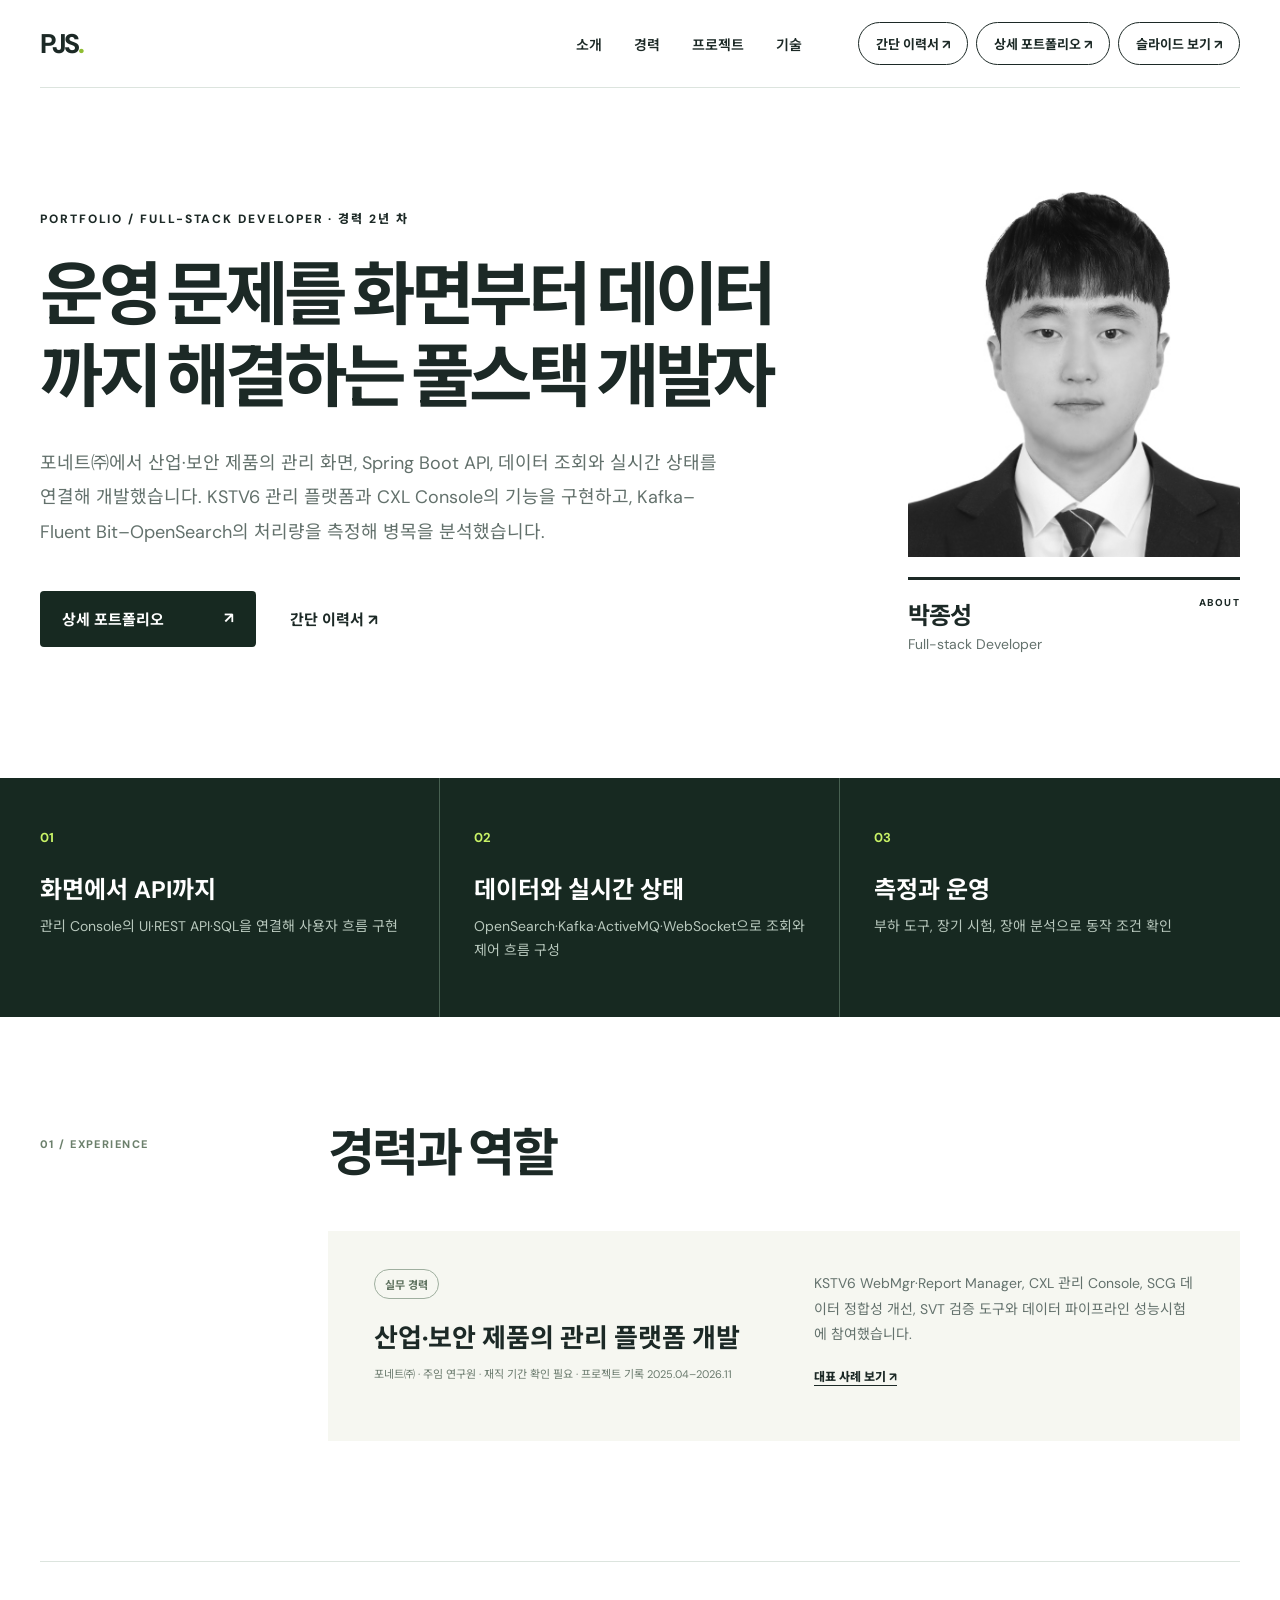
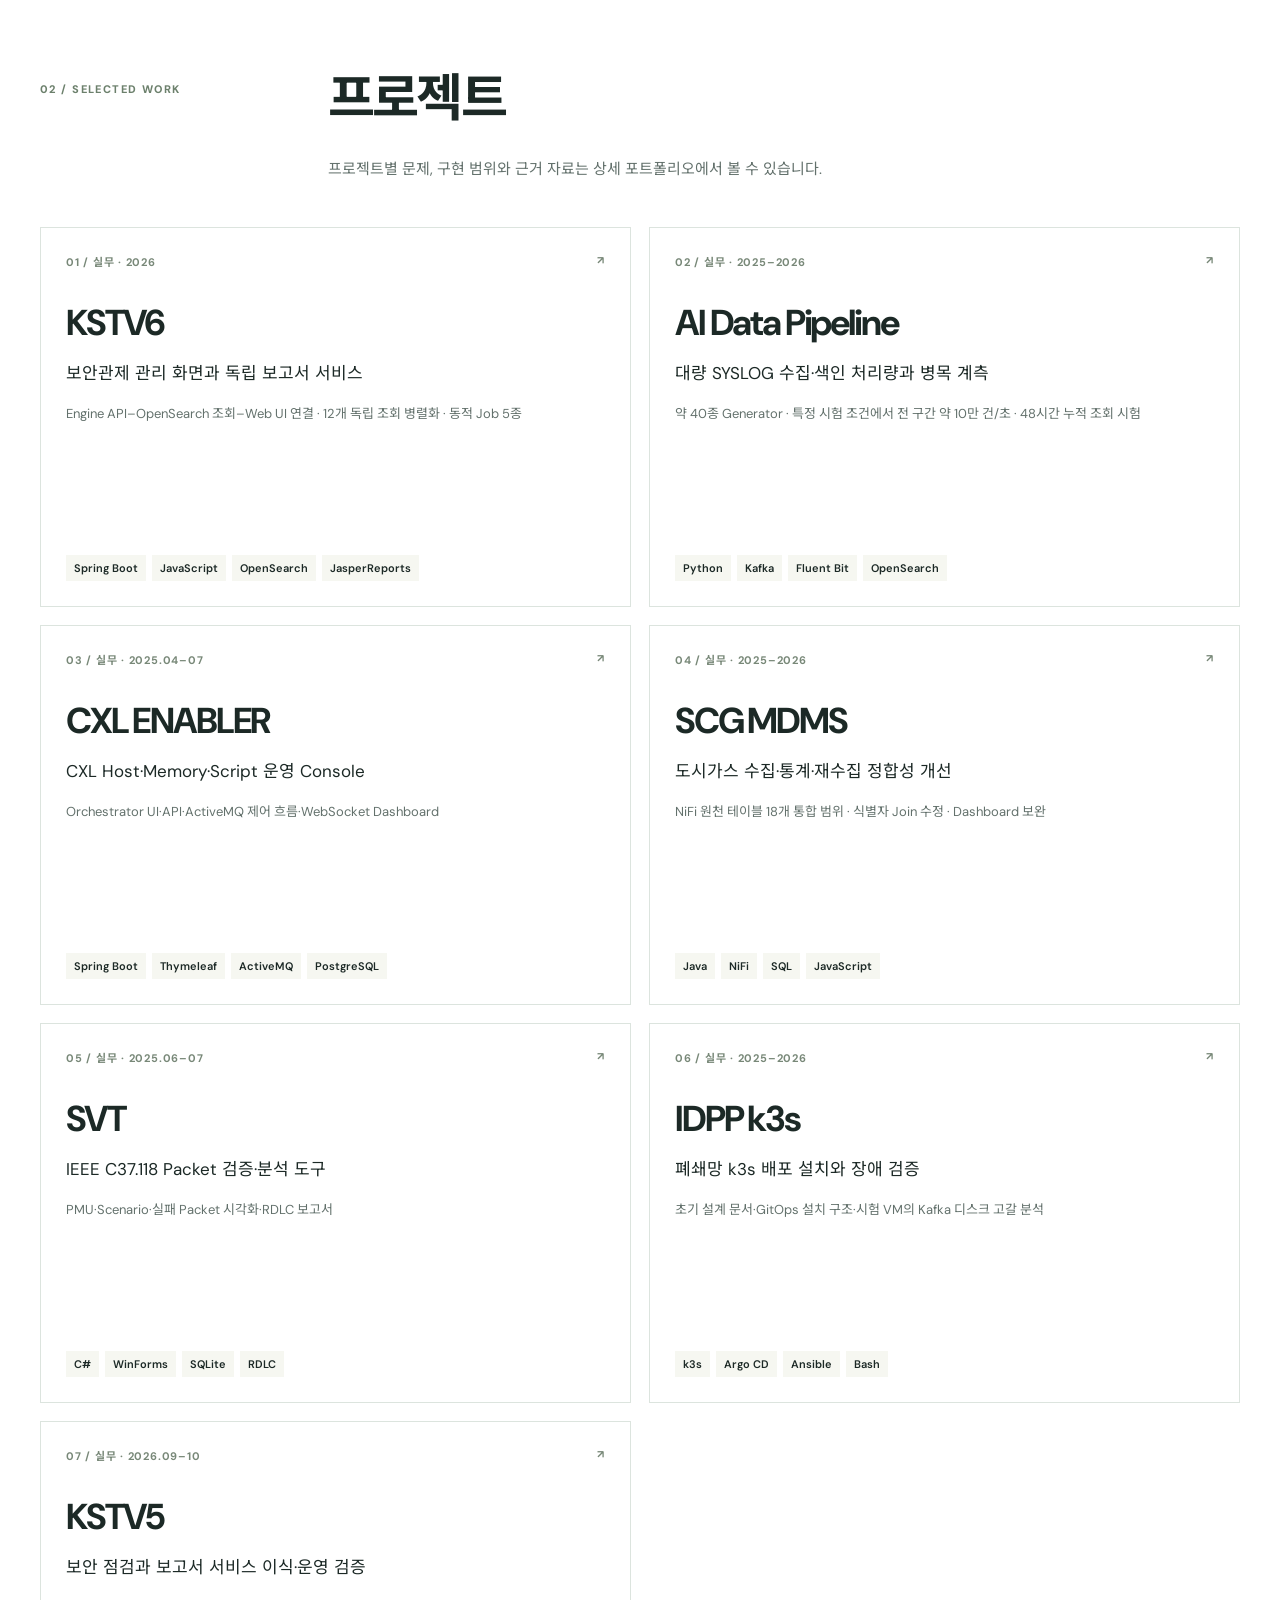
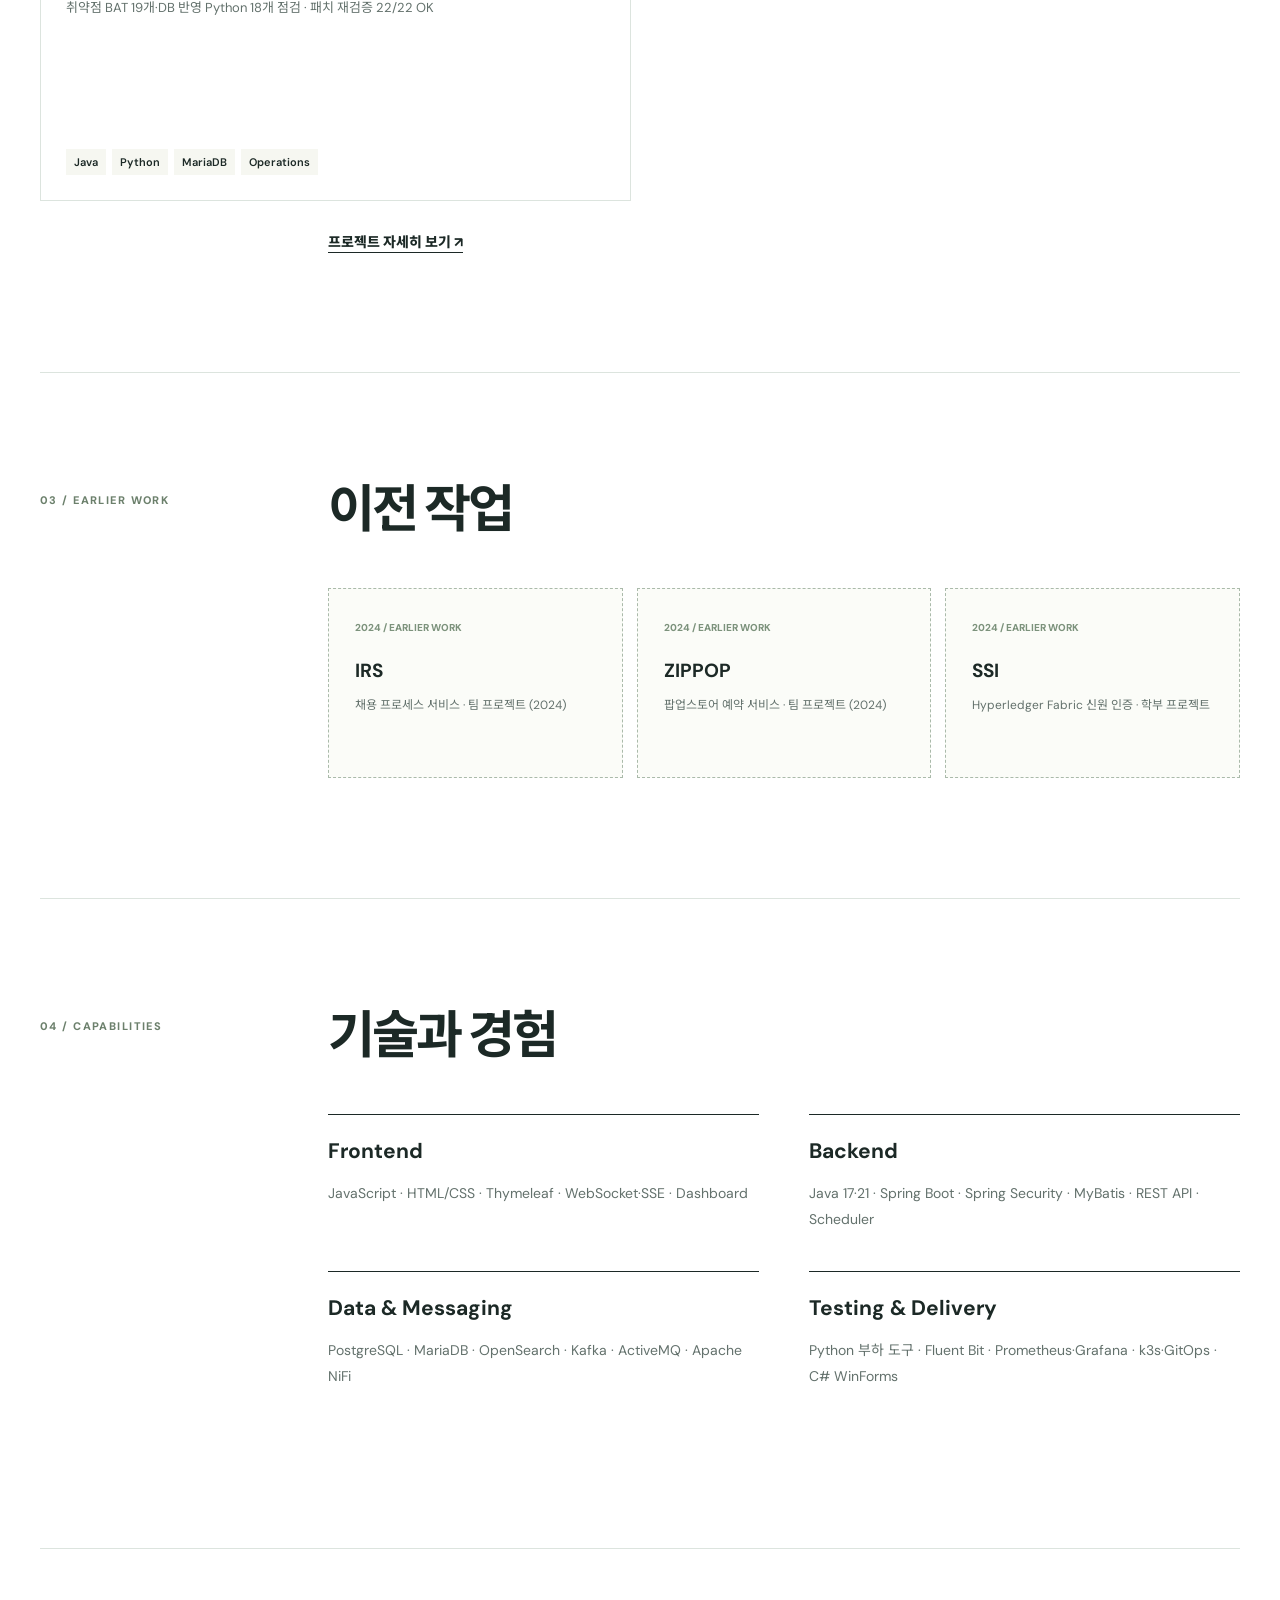
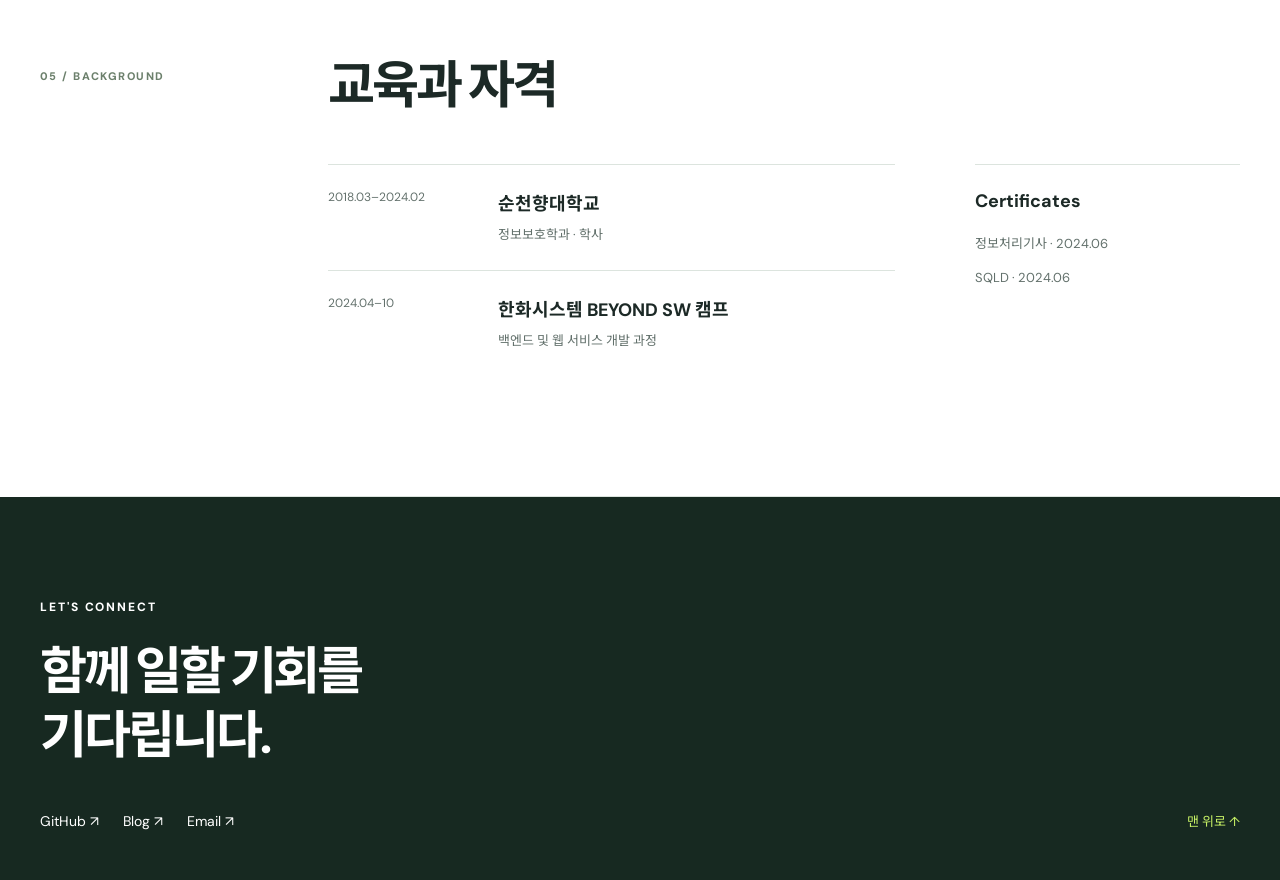
<file: carrer/index.html>
<!doctype html>
<html lang="ko">
<head>
  <meta charset="utf-8">
  <meta name="viewport" content="width=device-width, initial-scale=1.0">
  <meta name="description" content="박종성 풀스택 개발자 이력서와 포트폴리오">
  <title>박종성 · 이력서와 포트폴리오</title>
  <link rel="stylesheet" href="./static/css/style.css">
  <link rel="stylesheet" href="./static/css/portfolio.css">
  <script src="./static/lib/jquery.min.js" defer></script>
  <script src="./static/js/content.js" defer></script>
  <script src="./static/js/router.js" defer></script>
</head>
<body>
  <main class="wrap" aria-live="polite">화면을 불러오는 중입니다.</main>
  <template id="route-error"><main class="wrap" role="alert"><p></p><a href="./index.html">홈으로 돌아가기</a></main></template>
  <noscript>포트폴리오를 보려면 JavaScript를 켜 주세요.</noscript>
</body>
</html>
</file>
<file: carrer/static/css/style.css>
@import url('https://fonts.googleapis.com/css2?family=DM+Sans:wght@400;500;600;700&family=Noto+Sans+KR:wght@400;500;600;700;800&display=swap');
:root{--ink:#1c2926;--muted:#63716c;--line:#dce4de;--accent:#c8f266;--cream:#f6f7f1;--dark:#172921;--serif:Georgia,serif}
*{box-sizing:border-box}html{scroll-behavior:smooth}body{margin:0;background:#fff;color:var(--ink);font-family:'DM Sans','Noto Sans KR',sans-serif}a{color:inherit;text-decoration:none}button{font:inherit}.wrap{width:min(1260px,calc(100% - 80px));margin:auto}
.site-header{height:88px;display:flex;align-items:center;gap:56px;border-bottom:1px solid var(--line)}.brand{font-size:27px;font-weight:800;letter-spacing:-.08em}.brand-dot{color:#8fbd32}.site-header nav{display:flex;gap:32px;margin-left:auto;font-size:14px;font-weight:600}.site-header nav a:hover,.footer-links a:hover{color:#729c22}.view-actions{display:flex;gap:8px}.mode-link{border:1px solid var(--ink);padding:11px 17px;border-radius:100px;font-size:13px;font-weight:700;white-space:nowrap}.mode-link:hover{background:var(--accent)}
.hero{min-height:690px;display:grid;grid-template-columns:minmax(0,1.7fr) minmax(290px,.72fr);gap:7%;align-items:center;padding-top:68px;padding-bottom:90px}.eyebrow{font-size:12px;font-weight:800;letter-spacing:.16em}.hero h1{font-size:clamp(52px,5.4vw,82px);line-height:1.18;letter-spacing:-.075em;max-width:850px;margin:28px 0}.lead{font-size:18px;line-height:1.9;color:var(--muted);max-width:690px;word-break:keep-all}.hero-actions{display:flex;align-items:center;gap:34px;margin-top:42px;font-size:15px;font-weight:700}.primary-action{background:var(--dark);color:#fff;padding:17px 22px;border-radius:4px;display:flex;gap:60px}.primary-action:hover{background:#315242}.hero-aside{align-self:stretch;display:flex;flex-direction:column;justify-content:center}.hero-aside img{width:100%;height:365px;object-fit:cover;object-position:center 22%;filter:grayscale(100%)}.hero-aside>div{border-top:3px solid var(--ink);padding-top:16px;margin-top:20px;display:grid;grid-template-columns:1fr auto;gap:4px;font-size:14px}.hero-aside strong{font-size:24px;grid-column:1;letter-spacing:-.04em}.hero-aside>div>span:last-child{color:var(--muted);grid-column:1}.aside-label{grid-column:2!important;grid-row:1/3;font-size:10px!important;font-weight:800;letter-spacing:.14em}
.focus-band{background:var(--dark);color:#fff}.focus-grid{display:grid;grid-template-columns:repeat(3,1fr)}.focus-grid>div{padding:48px 34px 54px;border-right:1px solid #476051}.focus-grid>div:first-child{padding-left:0}.focus-grid>div:last-child{border-right:0}.focus-grid span{color:var(--accent);font-size:13px;font-weight:700}.focus-grid h3{font-size:24px;margin:23px 0 10px}.focus-grid p{color:#b8c8bd;margin:0;line-height:1.7;font-size:14px;word-break:keep-all}
.content-section{padding:120px 0;border-bottom:1px solid var(--line)}.section-heading{display:grid;grid-template-columns:24% 1fr;align-items:start;margin-bottom:48px}.section-heading span{font-size:11px;font-weight:800;letter-spacing:.13em;color:#6c806c}.section-heading h2{font-size:clamp(36px,4vw,58px);line-height:1.15;letter-spacing:-.055em;margin:-12px 0 0}.section-intro{margin:-20px 0 44px 24%;color:var(--muted);font-size:15px;line-height:1.7}.career-placeholder{margin-left:24%;min-height:210px;background:var(--cream);padding:38px 46px;display:flex;align-items:center;justify-content:space-between;gap:40px}.status{display:inline-block;border:1px solid #9faf9f;border-radius:40px;padding:6px 10px;font-size:11px;font-weight:700;color:#5d715e}.career-placeholder h3{font-size:26px;margin:18px 0 0}.career-placeholder p{max-width:300px;color:var(--muted);line-height:1.8;font-size:14px}
.project-grid{display:grid;grid-template-columns:repeat(3,minmax(0,1fr));gap:18px}.project-card{min-height:455px;border:1px solid var(--line);padding:25px;display:flex;flex-direction:column}.project-card:hover{border-color:#91ab70}.project-top{display:flex;justify-content:space-between;color:#788878;font-size:11px;font-weight:700;letter-spacing:.07em}.project-top span:last-child{font-size:21px;color:var(--ink)}.project-card h3{font-size:42px;letter-spacing:-.06em;margin:52px 0 14px}.project-summary{font-size:17px;line-height:1.6;word-break:keep-all;margin:0 0 16px}.project-contribution{color:var(--muted);line-height:1.65;font-size:13px;word-break:keep-all;margin:0 0 20px}.tags{display:flex;flex-wrap:wrap;gap:6px;margin-top:auto}.tags span{background:var(--cream);padding:6px 8px;font-size:11px;font-weight:600}.project-links{display:flex;gap:16px;margin-top:24px;font-size:12px;font-weight:700;text-decoration:underline;text-underline-offset:3px}
.unfinished-grid{margin-left:24%;display:grid;grid-template-columns:repeat(3,1fr);gap:14px}.unfinished-grid article{padding:26px;border:1px dashed #aabaaa;background:#fbfcf8;min-height:190px}.unfinished-grid span{font-size:10px;color:#7c927c;font-weight:800}.unfinished-grid h3{font-size:19px;margin:22px 0 12px}.unfinished-grid p{font-size:12px;line-height:1.7;color:var(--muted);word-break:keep-all}
.skill-grid{margin-left:24%;display:grid;grid-template-columns:1fr 1fr;gap:0 50px}.skill-grid>div{border-top:1px solid var(--ink);padding:22px 0 38px}.skill-grid h3{font-size:21px;margin:0 0 15px}.skill-grid p{color:var(--muted);line-height:1.9;font-size:14px;margin:0}.background-grid{margin-left:24%;display:grid;grid-template-columns:1.5fr .7fr;gap:80px}.timeline-item{display:grid;grid-template-columns:145px 1fr;gap:25px;border-top:1px solid var(--line);padding:24px 0}.timeline-item time{color:var(--muted);font-size:12px}.timeline-item h3,.certificates h3{font-size:18px;margin:0 0 8px}.timeline-item p,.certificates p{color:var(--muted);font-size:13px;line-height:1.7;margin:0}.certificates{border-top:1px solid var(--line);padding-top:24px}.certificates p{padding-top:12px}
.site-footer{background:var(--dark);color:#fff;padding:90px 0 50px}.site-footer>.wrap{display:flex;justify-content:space-between;align-items:end}.site-footer h2{font-size:clamp(38px,4vw,62px);line-height:1.25;letter-spacing:-.06em;margin:25px 0 44px}.footer-links{display:flex;gap:24px;font-size:14px}.site-footer>.wrap>a{font-size:13px;color:var(--accent)}
.resume-mode{background:#e8ece8}.resume-toolbar{height:58px;background:var(--dark);color:#fff;position:sticky;top:0;z-index:10;display:flex;align-items:center;justify-content:space-between;padding:0 22px;font-size:12px}.resume-toolbar button{background:var(--accent);border:0;padding:9px 14px;font-weight:800;cursor:pointer}.resume-sheet{width:min(900px,calc(100% - 30px));min-height:1272px;margin:38px auto 70px;background:#fff;padding:68px 72px;box-shadow:0 10px 35px #1d2d241c}.resume-header{display:flex;justify-content:space-between;gap:30px;border-bottom:3px solid var(--ink);padding-bottom:27px}.resume-overline{font-size:11px;color:#688258;font-weight:800;letter-spacing:.12em}.resume-header h1{font-size:46px;margin:9px 0 7px;letter-spacing:-.07em}.resume-header p:last-child{font-size:17px;font-weight:600;letter-spacing:-.03em;margin:0}.resume-contact{display:flex;flex-direction:column;justify-content:end;align-items:end;gap:7px;font-size:11px;color:var(--muted)}.resume-contact a:hover{text-decoration:underline}.resume-section{display:grid;grid-template-columns:145px 1fr;gap:28px;border-bottom:1px solid #d9dfda;padding:27px 0}.resume-section:last-child{border-bottom:0}.resume-section h2{font-size:13px;text-transform:uppercase;letter-spacing:.08em;margin:4px 0;color:#2d4736}.resume-profile{font-size:14px;line-height:1.8;word-break:keep-all;margin:0}.resume-main{min-width:0}.resume-role{display:flex;justify-content:space-between;gap:16px}.resume-role strong{font-size:16px}.resume-role span{font-size:11px;color:var(--muted)}.resume-note{font-size:12px;background:#f7f9f4;color:var(--muted);line-height:1.7;padding:12px 15px;margin:14px 0 0}.resume-project{display:grid;grid-template-columns:150px 1fr;gap:20px;padding:0 0 21px;margin-bottom:21px;border-bottom:1px solid var(--line)}.resume-project:last-child{border:0;margin:0;padding:0}.resume-project span{font-size:10px;color:#7b8b7a}.resume-project h3{font-size:19px;margin:6px 0}.resume-project p{font-size:13px;line-height:1.7;margin:0 0 6px;word-break:keep-all}.resume-project small{display:block;font-size:11px;color:var(--muted);line-height:1.6;word-break:keep-all}.resume-skill-list>div{display:grid;grid-template-columns:95px 1fr;gap:20px;margin-bottom:11px;font-size:12px;line-height:1.6}.resume-skill-list>div:last-child{margin:0}.resume-skill-list strong{font-size:12px}.resume-skill-list span{color:var(--muted)}.resume-background{display:grid;grid-template-columns:145px 1fr;gap:16px;margin-bottom:14px}.resume-background:last-child{margin:0}.resume-background time{font-size:11px;color:var(--muted)}.resume-background div{display:flex;flex-direction:column;gap:3px}.resume-background strong{font-size:12px}.resume-background span{font-size:11px;color:var(--muted)}.resume-cert{display:flex;gap:24px;font-size:12px;font-weight:600}
.slides-mode{background:#dce2dc}.slides-toolbar{height:58px;background:var(--dark);color:#fff;position:sticky;top:0;z-index:10;display:flex;align-items:center;justify-content:space-between;padding:0 22px;font-size:12px}.slides-toolbar button{background:var(--accent);border:0;padding:9px 14px;font-weight:800;cursor:pointer}.slides-wrap{max-width:1180px;margin:40px auto;display:grid;gap:28px}.slide{position:relative;aspect-ratio:16/9;background:#fff;box-shadow:0 10px 35px #1d2d241c;overflow:hidden;padding:4% 5.3%;display:flex;flex-direction:column}.slide-head,.slide-foot{display:flex;justify-content:space-between;font-size:10px;font-weight:800;letter-spacing:.1em}.slide-head{border-bottom:1px solid var(--ink);padding-bottom:12px}.slide-foot{border-top:1px solid var(--line);padding-top:12px;margin-top:auto;color:#87988b}.slide-body{padding:5% 0;flex:1;min-height:0}.slide-body>.eyebrow{color:#779a45;font-size:12px}.slide h2{font-size:clamp(34px,4vw,66px);letter-spacing:-.06em;line-height:1.13;margin:18px 0 30px}.slide h2 em{color:#6b8969;font-style:normal;font-size:.6em}.cover-slide{background:var(--dark);color:#fff}.cover-slide .slide-body{display:flex;flex-direction:column;justify-content:center}.cover-slide h2{font-size:clamp(60px,7vw,104px)}.cover-slide .slide-foot,.cover-slide .slide-head{border-color:#4a6252;color:#c8d6ca}.slide-big-copy{font-size:clamp(19px,2.1vw,31px);line-height:1.5;letter-spacing:-.04em;max-width:85%}.slide-links{display:flex;gap:24px;margin-top:40px;font-size:13px;text-decoration:underline;text-underline-offset:4px}.slide-two-col{display:grid;grid-template-columns:1.5fr .45fr;gap:10%;align-items:start}.slide-summary{font-size:clamp(18px,2.2vw,29px);line-height:1.55;letter-spacing:-.035em;word-break:keep-all;margin:0}.slide-portrait{width:100%;height:245px;object-fit:cover;object-position:center 20%;filter:grayscale(100%)}.slide-focus{display:grid;grid-template-columns:repeat(3,1fr);gap:20px;margin-top:40px}.slide-focus>div{border-top:2px solid var(--ink);padding-top:14px}.slide-focus span{font-size:12px;color:#749548}.slide-focus strong{display:block;font-size:18px;margin:8px 0}.slide-focus p{font-size:12px;color:var(--muted);line-height:1.6}.slide-empty{border:2px dashed #b8c8b8;background:#f9fbf6;min-height:260px;display:flex;flex-direction:column;align-items:center;justify-content:center;text-align:center;padding:35px}.slide-empty strong{font-size:26px}.slide-empty p{font-size:16px;line-height:1.7;max-width:650px;color:var(--muted)}.slide-skill-grid,.slide-background{display:grid;grid-template-columns:1fr 1fr;gap:24px 50px}.slide-skill-grid>div,.slide-background>div{border-top:2px solid var(--ink);padding-top:16px}.slide-skill-grid h3,.slide-background h3{font-size:24px;margin:0 0 12px}.slide-skill-grid p,.slide-background p{color:var(--muted);font-size:17px;line-height:1.8}.slide-project{display:grid;grid-template-columns:1.15fr .85fr;gap:50px}.slide-project>div:nth-child(2){border-top:2px solid var(--ink);padding-top:16px}.slide-project>div:nth-child(2) p{font-size:17px;line-height:1.7;color:var(--muted)}.slide-kicker{font-size:12px;font-weight:800;color:#759449}.slide-tags{grid-column:1/-1;display:flex;flex-wrap:wrap;gap:10px;align-self:end}.slide-tags span{background:var(--cream);padding:7px 12px;font-size:12px;font-weight:700}.slide-background time{color:#799079;font-size:13px}.end-slide .slide-body{display:flex;flex-direction:column;justify-content:center}
@media(max-width:900px){.wrap{width:min(100% - 36px,1260px)}.site-header{height:70px;gap:15px}.site-header nav{display:none}.view-actions{margin-left:auto}.mode-link{padding:9px;font-size:11px}.hero{grid-template-columns:1fr;min-height:auto;padding:80px 0}.hero-aside{max-width:260px}.hero-aside img{height:280px}.focus-grid{grid-template-columns:1fr}.focus-grid>div,.focus-grid>div:first-child{padding:25px 0;border-right:0;border-bottom:1px solid #476051}.content-section{padding:75px 0}.section-heading{display:block}.section-heading h2{margin:14px 0}.section-intro,.career-placeholder,.skill-grid,.background-grid,.unfinished-grid{margin-left:0}.career-placeholder{display:block}.project-grid,.unfinished-grid{grid-template-columns:1fr}.project-card{min-height:360px}.project-card h3{margin-top:30px}.background-grid{grid-template-columns:1fr;gap:30px}.slides-wrap{margin:12px;gap:12px}.slides-toolbar span,.resume-toolbar span{display:none}.slide{padding:4%}.slide-focus{margin-top:8px}.slide-portrait{height:150px}.slide-project>div:nth-child(2) p{font-size:12px}.slide-skill-grid p,.slide-background p{font-size:12px}.resume-sheet{padding:45px 35px}}
@media(max-width:600px){.hero h1{font-size:48px}.lead{font-size:15px}.hero-actions{gap:18px}.primary-action{gap:12px}.section-heading h2{font-size:38px}.skill-grid{grid-template-columns:1fr}.timeline-item{grid-template-columns:1fr;gap:7px}.site-footer>.wrap{display:block}.site-footer>.wrap>a{display:block;margin-top:60px}.resume-sheet{padding:25px 20px}.resume-header{display:block}.resume-contact{align-items:start;margin-top:20px}.resume-section{display:block}.resume-section h2{margin-bottom:18px}.resume-project{grid-template-columns:1fr;gap:8px}.resume-role{display:block}.resume-role span{display:block;margin-top:6px}.resume-background{grid-template-columns:1fr;gap:5px}.slide h2{font-size:28px;margin:9px 0 12px}.slide-head,.slide-foot{font-size:6px}.slide-body>.eyebrow{font-size:7px}.slide-summary{font-size:11px}.slide-big-copy{font-size:14px}.slide-links{font-size:7px;margin-top:12px}.slide-focus{gap:5px}.slide-focus strong{font-size:9px;margin:3px 0}.slide-focus p{font-size:6px}.slide-focus span{font-size:7px}.slide-portrait{height:75px}.slide-empty{min-height:100px}.slide-empty strong{font-size:13px}.slide-empty p{font-size:8px}.slide-skill-grid,.slide-background{gap:5px}.slide-skill-grid h3,.slide-background h3{font-size:12px}.slide-skill-grid p,.slide-background p{font-size:8px}.slide-project{gap:8px}.slide-project>div:nth-child(2) p{font-size:7px}.slide-tags span{font-size:6px;padding:2px 4px}}
@page{size:A4;margin:0}@page slidePage{size:16in 9in;margin:0}
@media print{body.slides-mode{background:#fff;-webkit-print-color-adjust:exact;print-color-adjust:exact}.slides-toolbar{display:none}.slides-wrap{display:block;max-width:none;margin:0}.slide{page:slidePage;width:16in;height:9in;aspect-ratio:auto;box-shadow:none;break-after:page;page-break-after:always}.slide:last-child{break-after:auto;page-break-after:auto}.slide h2{font-size:60px}.slide-summary{font-size:28px}.slide-big-copy{font-size:28px}}
@media print{body.resume-mode{background:#fff}.resume-toolbar{display:none}.resume-sheet{width:100%;min-height:0;margin:0;padding:15mm 17mm;box-shadow:none}.resume-section{break-inside:avoid}}
.resume-contact,.resume-role span,.resume-project small,.resume-background time,.resume-background span{font-size:12px}.resume-project p,.resume-note,.resume-skill-list>div,.resume-cert{font-size:13px}
.more-work{display:inline-block;margin:30px 0 0 24%;font-size:14px;font-weight:800;text-decoration:underline;text-underline-offset:5px}.case-slide-intro{display:grid;grid-template-columns:1fr 1fr;gap:35px;height:62%;align-items:start}.case-slide-intro img{height:100%;max-width:100%;object-fit:contain;background:#eef2ec;padding:8px}.case-slide .slide-tags{margin-top:10px}.slide-case-grid{display:grid;grid-template-columns:1fr 1fr;gap:18px 42px}.slide-case-grid>div{border-top:2px solid #26372d;padding-top:10px}.slide-case-grid small{font-size:11px;font-weight:800;color:#789a54}.slide-case-grid p{font-size:15px;line-height:1.65;word-break:keep-all;color:#4e5e53;margin:12px 0 0}.case-detail-slide h2{font-size:clamp(30px,3.4vw,48px);margin-bottom:20px}
@media(max-width:900px){.more-work{margin-left:0}.case-slide-intro{gap:10px}.slide-case-grid{gap:8px 16px}.slide-case-grid p{font-size:10px}}
@media(max-width:600px){.view-actions .mode-link:last-child{display:none}.slide-case-grid p{font-size:6px;margin:3px 0 0}.slide-case-grid small{font-size:6px}.slide-case-grid>div{padding-top:3px}.case-detail-slide h2{font-size:23px}.case-slide-intro{height:55%}.case-slide .slide-tags{margin-top:4px}}
.career-filled{align-items:flex-start}.career-filled small{display:block;color:#6a7a6d;font-size:11px;margin-top:10px}.career-filled>div:last-child{max-width:380px}.career-filled>div:last-child p{max-width:none;margin:2px 0 18px}.career-filled>div:last-child a{font-size:12px;font-weight:800;text-decoration:underline;text-underline-offset:4px}.resume-experience-title{font-size:13px;font-weight:800;margin:13px 0 6px}.resume-bullets{margin:0;padding-left:17px}.resume-bullets li{font-size:12px;line-height:1.6;margin:5px 0}.project-grid{grid-template-columns:repeat(2,minmax(0,1fr))}.project-card{min-height:380px}.project-card h3{font-size:36px;margin-top:30px}.slide-career{display:grid;grid-template-columns:.8fr 1fr;gap:25px 50px}.slide-career>span{font-size:13px;color:#779451;font-weight:800}.slide-career h3{grid-column:1;grid-row:2;font-size:27px;margin:0}.slide-career p{grid-column:1;line-height:1.7;font-size:17px;word-break:keep-all}.slide-career ul{grid-column:2;grid-row:1/4;padding-left:18px;margin:0}.slide-career li{font-size:16px;line-height:1.6;margin:0 0 17px;word-break:keep-all}.slide-system{height:100%;background:#edf3e9;padding:20px;display:flex;flex-direction:column;align-items:center;justify-content:center;gap:8px;text-align:center}.slide-system strong{font-size:17px}.slide-system span{font-size:11px;color:#678661}.slide-system b{font-size:10px;color:#557a4b;padding:8px}.slide-system strong:first-child{border:2px solid #385a39;background:#fff;padding:13px;width:100%}.slide-system strong:nth-of-type(2){border:1px solid #9db29c;background:#fff;padding:13px;width:100%}.slide-deep-grid{display:grid;grid-template-columns:repeat(3,1fr);gap:20px}.slide-deep-grid>div{border-top:2px solid #213928;padding-top:13px}.slide-deep-grid small{color:#789451;font-weight:800;font-size:11px}.slide-deep-grid h3{font-size:20px;margin:11px 0}.slide-deep-grid p{font-size:12px;line-height:1.65;color:#607066;word-break:keep-all}.slide-deep-grid strong{display:block;font-size:13px;line-height:1.55;word-break:keep-all}
@media(max-width:900px){.career-filled{display:block}.career-filled>div:last-child{max-width:none;margin-top:20px}.project-grid{grid-template-columns:1fr}.slide-career li{font-size:11px}.slide-deep-grid p{font-size:9px}.slide-deep-grid strong{font-size:10px}}
@media(max-width:600px){.slide-career{gap:5px}.slide-career>span{font-size:7px}.slide-career h3{font-size:12px}.slide-career p{font-size:7px}.slide-career li{font-size:6px;margin-bottom:3px}.slide-deep-grid{gap:5px}.slide-deep-grid small{font-size:6px}.slide-deep-grid h3{font-size:9px;margin:3px 0}.slide-deep-grid p{font-size:6px}.slide-deep-grid strong{font-size:6px}.slide-system{padding:4px}.slide-system strong{font-size:8px}.slide-system span,.slide-system b{font-size:6px}.slide-system strong:first-child,.slide-system strong:nth-of-type(2){padding:4px}}
</file>
<file: carrer/static/css/portfolio.css>
/* Portfolio detail view */
.detail-mode{background:#fff;color:#161d1b}.detail-shell{width:min(1280px,calc(100% - 80px));margin:auto}.detail-header{height:76px;position:sticky;top:0;z-index:20;background:#ffffffeb;backdrop-filter:blur(12px);border-bottom:1px solid #d7ddda}.detail-header>.detail-shell{height:100%;display:flex;align-items:center;gap:60px}.detail-brand{font-size:25px;font-weight:800;letter-spacing:-.08em}.detail-brand span{color:#779a45}.detail-header nav{display:flex;gap:27px;margin-left:auto;font-size:13px;font-weight:700}.detail-header a:hover{color:#668f32}.detail-switch{display:flex;gap:10px;font-size:12px;font-weight:700}.detail-switch a{border:1px solid #151d19;border-radius:30px;padding:9px 13px;white-space:nowrap}.detail-switch a:hover{background:#e7f4d3}
.detail-cover{min-height:780px;display:flex;flex-direction:column}.detail-cover-top,.detail-cover-bottom{display:flex;justify-content:space-between;font-size:11px;font-weight:800;letter-spacing:.1em}.detail-cover-top{padding:26px 0;border-bottom:2px solid #1a211e}.detail-cover-bottom{border-top:1px solid #b9c2bc;padding:20px 0;margin-top:auto}.detail-cover-bottom a{text-decoration:underline;text-underline-offset:5px}.detail-cover-main{display:grid;grid-template-columns:1.7fr .55fr;gap:9%;align-items:center;flex:1;padding:65px 0}.detail-kicker{font-size:12px!important;font-weight:800;letter-spacing:.14em;color:#70895e}.detail-cover h1{font-size:clamp(56px,5.8vw,88px);line-height:1.23;letter-spacing:-.075em;margin:28px 0 36px;word-break:keep-all}.detail-cover h1 em{font-style:normal;color:#6e8b70}.detail-cover-main>div:first-child>p:last-child{font-size:19px;line-height:1.8;max-width:720px;color:#57615b;word-break:keep-all}.detail-cover-photo img{width:100%;height:350px;object-fit:cover;object-position:center 20%;filter:grayscale(100%)}.detail-cover-photo span{display:block;border-top:2px solid #1d2821;padding-top:12px;margin-top:15px;text-align:right;font-size:10px;font-weight:800;letter-spacing:.13em}
.detail-section-title{display:grid;grid-template-columns:25% 1fr;gap:20px;margin-bottom:56px}.detail-section-title span{font-size:11px;font-weight:800;letter-spacing:.12em;color:#6d846a}.detail-section-title h2{font-size:clamp(38px,4.2vw,62px);line-height:1.15;letter-spacing:-.06em;margin:-12px 0 0}.detail-intro{padding:130px 0 145px}.detail-intro-content{margin-left:25%}.detail-claim{font-size:clamp(31px,3.1vw,46px)!important;letter-spacing:-.055em;line-height:1.5!important;color:#1b2820!important;margin:0 0 30px!important;word-break:keep-all}.detail-claim strong{box-shadow:inset 0 -15px #dff3bd}.detail-intro-content>p:nth-child(2){font-size:16px;line-height:1.9;color:#637069;max-width:780px;word-break:keep-all}.detail-focus-list{display:grid;grid-template-columns:repeat(3,1fr);gap:25px;margin-top:65px}.detail-focus-list>div{border-top:2px solid #243128;padding-top:16px}.detail-focus-list span{display:block;color:#6f9850;font-size:12px;font-weight:800}.detail-focus-list strong{display:block;font-size:21px;margin:16px 0 8px}.detail-focus-list p{font-size:13px;line-height:1.7;color:#68746a;word-break:keep-all}
.detail-experience{background:#172921;color:#fff;padding:125px 0 140px}.detail-experience .detail-section-title span{color:#b5d18e}.experience-layout{margin-left:25%;display:grid;grid-template-columns:.85fr 1fr;gap:11%}.experience-lead{font-size:30px!important;line-height:1.5!important;color:#fff!important;letter-spacing:-.045em;margin-top:0;word-break:keep-all}.experience-layout>div:first-child>p:last-child{font-size:15px;line-height:1.85;color:#bed0c2;word-break:keep-all}.experience-slots>div{display:grid;grid-template-columns:40px 1fr;gap:4px 10px;border-top:1px solid #607265;padding:21px 0}.experience-slots span{grid-row:1/3;color:#c4e690;font-size:12px;font-weight:800}.experience-slots strong{font-size:17px}.experience-slots p{color:#b8caba;font-size:13px;margin:2px 0;line-height:1.6}
.detail-work{padding:130px 0}.work-intro{margin:-20px 0 46px 25%;max-width:760px;font-size:16px;line-height:1.8;color:#657169;word-break:keep-all}.work-index{margin-left:25%;border-top:2px solid #253126;margin-bottom:130px}.work-index a{display:grid;grid-template-columns:45px 130px 1fr 25px;gap:15px;align-items:center;border-bottom:1px solid #d7dfd8;padding:24px 0}.work-index a:hover{background:#f7faf4}.work-index span{font-size:11px;font-weight:800;color:#729751}.work-index strong{font-size:21px}.work-index small{font-size:13px;line-height:1.5;color:#647268}.work-index b{font-size:23px;font-weight:400}
.case-study{scroll-margin-top:90px;margin-bottom:150px;border-top:4px solid #172921}.case-study:last-child{margin-bottom:0}.case-header{display:flex;justify-content:space-between;align-items:end;gap:30px;padding:35px 0 45px}.case-count{font-size:12px;font-weight:800;letter-spacing:.08em;color:#78944f}.case-count span{color:#7c8980;font-weight:500;margin-left:12px}.case-header h2{font-size:clamp(62px,7vw,108px);letter-spacing:-.095em;line-height:1;margin:22px 0 17px}.case-one-line{font-size:22px;line-height:1.55;letter-spacing:-.04em;max-width:750px;margin:0;word-break:keep-all}.case-meta{display:grid;grid-template-columns:70px 1fr;gap:8px 18px;min-width:235px;padding-bottom:10px}.case-meta span{font-size:10px;color:#7e8c81;letter-spacing:.1em;font-weight:800}.case-meta strong{font-size:13px}.case-visual{height:490px;background:#e9efeb;position:relative;overflow:hidden;display:flex;justify-content:center;align-items:center}.case-visual img{display:block}.screen-visual img{height:100%;max-width:75%;object-fit:contain;object-position:center top;box-shadow:0 20px 50px #263a2c23}.logo-visual img{max-width:350px;max-height:320px;object-fit:contain}.case-visual span{position:absolute;bottom:20px;right:22px;background:#fff;padding:8px 11px;font-size:10px;font-weight:800;letter-spacing:.1em}.case-narrative{margin:70px 0 55px 25%}.case-narrative section{display:grid;grid-template-columns:235px 1fr;gap:45px;border-top:1px solid #cbd5cd;padding:32px 0}.case-label{display:grid;grid-template-columns:35px 1fr;gap:2px 12px;align-content:start}.case-label span{color:#779554;font-size:12px;font-weight:800;grid-row:1/3}.case-label h3{margin:0;font-size:19px}.case-label small{font-size:10px;color:#819184;letter-spacing:.09em;font-weight:700}.case-narrative section>p{margin:0;font-size:16px;line-height:1.85;color:#48564d;word-break:keep-all}.case-footer{background:#f5f7f3;padding:28px 35px;display:grid;grid-template-columns:1.5fr 1fr auto;gap:25px}.case-footer span{font-size:10px;font-weight:800;letter-spacing:.1em;color:#70866d}.case-footer p{font-size:12px;line-height:1.8;margin:9px 0 0}.case-links{align-self:center;font-size:13px;font-weight:800;text-decoration:underline;text-underline-offset:4px}
.detail-appendix{padding:125px 0;background:#f3f6f0}.appendix-grid{margin-left:25%;display:grid;grid-template-columns:.8fr 1fr;gap:12%}.appendix-lead{font-size:25px;line-height:1.55;letter-spacing:-.04em;word-break:keep-all;margin:0 0 28px}.appendix-grid>div:first-child>a{font-size:13px;font-weight:800;text-decoration:underline;text-underline-offset:4px}.appendix-list>div{display:grid;grid-template-columns:35px 1fr;gap:2px 10px;border-top:1px solid #aebdaf;padding:15px 0}.appendix-list span{grid-row:1/3;color:#7a9c54;font-size:12px;font-weight:800}.appendix-list strong{font-size:16px}.appendix-list small{font-size:11px;color:#78867a}.detail-contact{padding:120px 0 140px}.detail-contact>span{font-size:12px;color:#779653;letter-spacing:.12em;font-weight:800}.detail-contact h2{font-size:clamp(65px,7vw,105px);line-height:1.18;letter-spacing:-.075em;margin:25px 0}.detail-contact p{font-size:19px}.detail-contact>div{display:flex;gap:28px;margin-top:40px;font-size:15px;font-weight:800}.detail-contact>div a{text-decoration:underline;text-underline-offset:5px}.detail-bottom{background:#172921;color:#fff;padding:24px 0}.detail-bottom .detail-shell{display:flex;justify-content:space-between;font-size:11px}
@media(max-width:950px){.detail-shell{width:calc(100% - 36px)}.detail-header>.detail-shell{gap:16px}.detail-header nav{display:none}.detail-switch{margin-left:auto}.detail-cover{min-height:680px}.detail-cover-main{grid-template-columns:1fr .4fr;gap:6%}.detail-cover h1{font-size:58px}.detail-cover-photo img{height:250px}.detail-intro,.detail-work{padding:85px 0}.detail-experience,.detail-appendix{padding:85px 0}.detail-section-title{display:block}.detail-section-title h2{margin:14px 0}.detail-intro-content,.experience-layout,.work-intro,.work-index,.case-narrative,.appendix-grid{margin-left:0}.case-narrative section{grid-template-columns:180px 1fr;gap:25px}.case-visual{height:390px}}
@media(max-width:650px){.detail-switch{gap:5px}.detail-switch a{padding:7px;font-size:10px}.detail-cover-top{font-size:8px}.detail-cover-main{display:block;padding:50px 0}.detail-cover h1{font-size:clamp(32px,8vw,45px);overflow-wrap:anywhere}.detail-cover-main>div:first-child>p:last-child{font-size:15px}.detail-cover-photo{display:none}.detail-cover{min-height:620px}.detail-claim{font-size:29px!important;overflow-wrap:anywhere}.detail-focus-list{grid-template-columns:1fr;margin-top:35px}.experience-layout{grid-template-columns:1fr;gap:25px}.work-index a{grid-template-columns:30px 85px minmax(0,1fr) 18px;gap:5px}.work-index strong{font-size:15px}.work-index small{font-size:10px;overflow-wrap:anywhere}.case-header{display:block}.case-header h2{font-size:62px}.case-one-line{font-size:18px}.case-meta{margin-top:23px}.case-visual{height:280px}.screen-visual img{max-width:95%}.logo-visual img{max-width:220px;max-height:180px}.case-narrative{margin:40px 0}.case-narrative section{grid-template-columns:1fr;gap:12px;padding:22px 0}.case-label{grid-template-columns:30px 1fr}.case-narrative section>p{font-size:14px}.case-footer{grid-template-columns:1fr}.appendix-grid{grid-template-columns:1fr;gap:35px}.detail-contact h2{font-size:60px}}
.system-visual{display:flex;flex-direction:column;gap:18px;padding:58px;background:#eef3eb;text-align:center}.system-owner,.system-peers{width:min(680px,100%);border:2px solid #1e3626;padding:24px;background:#fff}.system-owner{box-shadow:14px 14px 0 #d3e8c7}.system-owner span,.system-peers span{position:static;background:none;padding:0;display:block;font-size:10px;letter-spacing:.14em;color:#6e9850;font-weight:800}.system-owner strong,.system-peers strong{display:block;font-size:24px;letter-spacing:-.04em;margin:10px 0}.system-owner p{margin:0;font-size:13px;color:#65766a}.system-peers{border-color:#a9bbab;background:#f9fbf8}.system-peers strong{font-size:19px}.system-path{font-size:12px;font-weight:800;letter-spacing:.06em;color:#637f62}.system-visual .visual-caption{position:absolute;bottom:20px;right:22px;background:#fff;padding:8px 11px;color:#1c2926;font-size:10px;font-weight:800;letter-spacing:.1em}
.case-deep{margin:0 0 60px 25%}.case-deep-heading{border-top:3px solid #172921;padding:23px 0 35px}.case-deep-heading span{color:#789451;font-size:11px;letter-spacing:.1em;font-weight:800}.case-deep-heading h3{font-size:34px;letter-spacing:-.05em;margin:13px 0 0}.case-deep section{border-top:1px solid #cfdbd0;padding:30px 0;display:grid;grid-template-columns:235px 1fr;gap:45px}.case-deep section>div span{font-size:12px;font-weight:800;color:#789451}.case-deep h4{font-size:20px;line-height:1.4;margin:10px 0}.case-deep dl{display:grid;grid-template-columns:75px 1fr;gap:13px 18px;margin:0}.case-deep dt{font-size:12px;font-weight:800;color:#55714c}.case-deep dd{font-size:14px;line-height:1.7;color:#516257;margin:0;word-break:keep-all}.experience-layout>div:first-child>a{display:inline-block;margin-top:18px;color:#d2eea7;font-size:13px;font-weight:800;text-decoration:underline;text-underline-offset:5px}
@media(max-width:950px){.case-deep{margin-left:0}.case-deep section{grid-template-columns:180px 1fr;gap:25px}}
@media(max-width:650px){.system-visual{height:300px;padding:24px 15px;gap:11px}.system-owner,.system-peers{padding:14px}.system-owner strong{font-size:15px}.system-peers strong{font-size:12px}.system-owner p,.system-path{font-size:9px}.system-visual .visual-caption{font-size:8px;bottom:8px;right:8px}.case-deep section{grid-template-columns:1fr;gap:8px;padding:20px 0}.case-deep dl{grid-template-columns:60px 1fr;gap:8px}.case-deep dd{font-size:12px}.case-deep-heading h3{font-size:27px}}
.diagram-visual{background:#edf3ec;padding:55px}.diagram-flow{display:grid;grid-template-columns:repeat(3,minmax(0,1fr));gap:20px;width:min(950px,100%)}.diagram-step{min-height:160px;background:#fff;border:2px solid #29422e;box-shadow:8px 8px 0 #d1e7c9;padding:25px;display:flex;flex-direction:column;justify-content:space-between}.diagram-step small{color:#71914f;font-size:12px;font-weight:800}.diagram-step strong{font-size:23px;line-height:1.35;word-break:keep-all}.diagram-visual>span{position:absolute;bottom:20px;right:22px;background:#fff;padding:8px 11px;font-size:10px;font-weight:800;letter-spacing:.1em}
.case-header h2{font-size:clamp(44px,5.4vw,82px);overflow-wrap:anywhere}
@media(max-width:650px){.diagram-visual{padding:25px 15px}.diagram-flow{gap:8px}.diagram-step{min-height:125px;padding:9px;box-shadow:3px 3px 0 #d1e7c9}.diagram-step small{font-size:9px}.diagram-step strong{font-size:12px}.diagram-visual>span{font-size:8px;bottom:8px;right:8px}}
</file>
